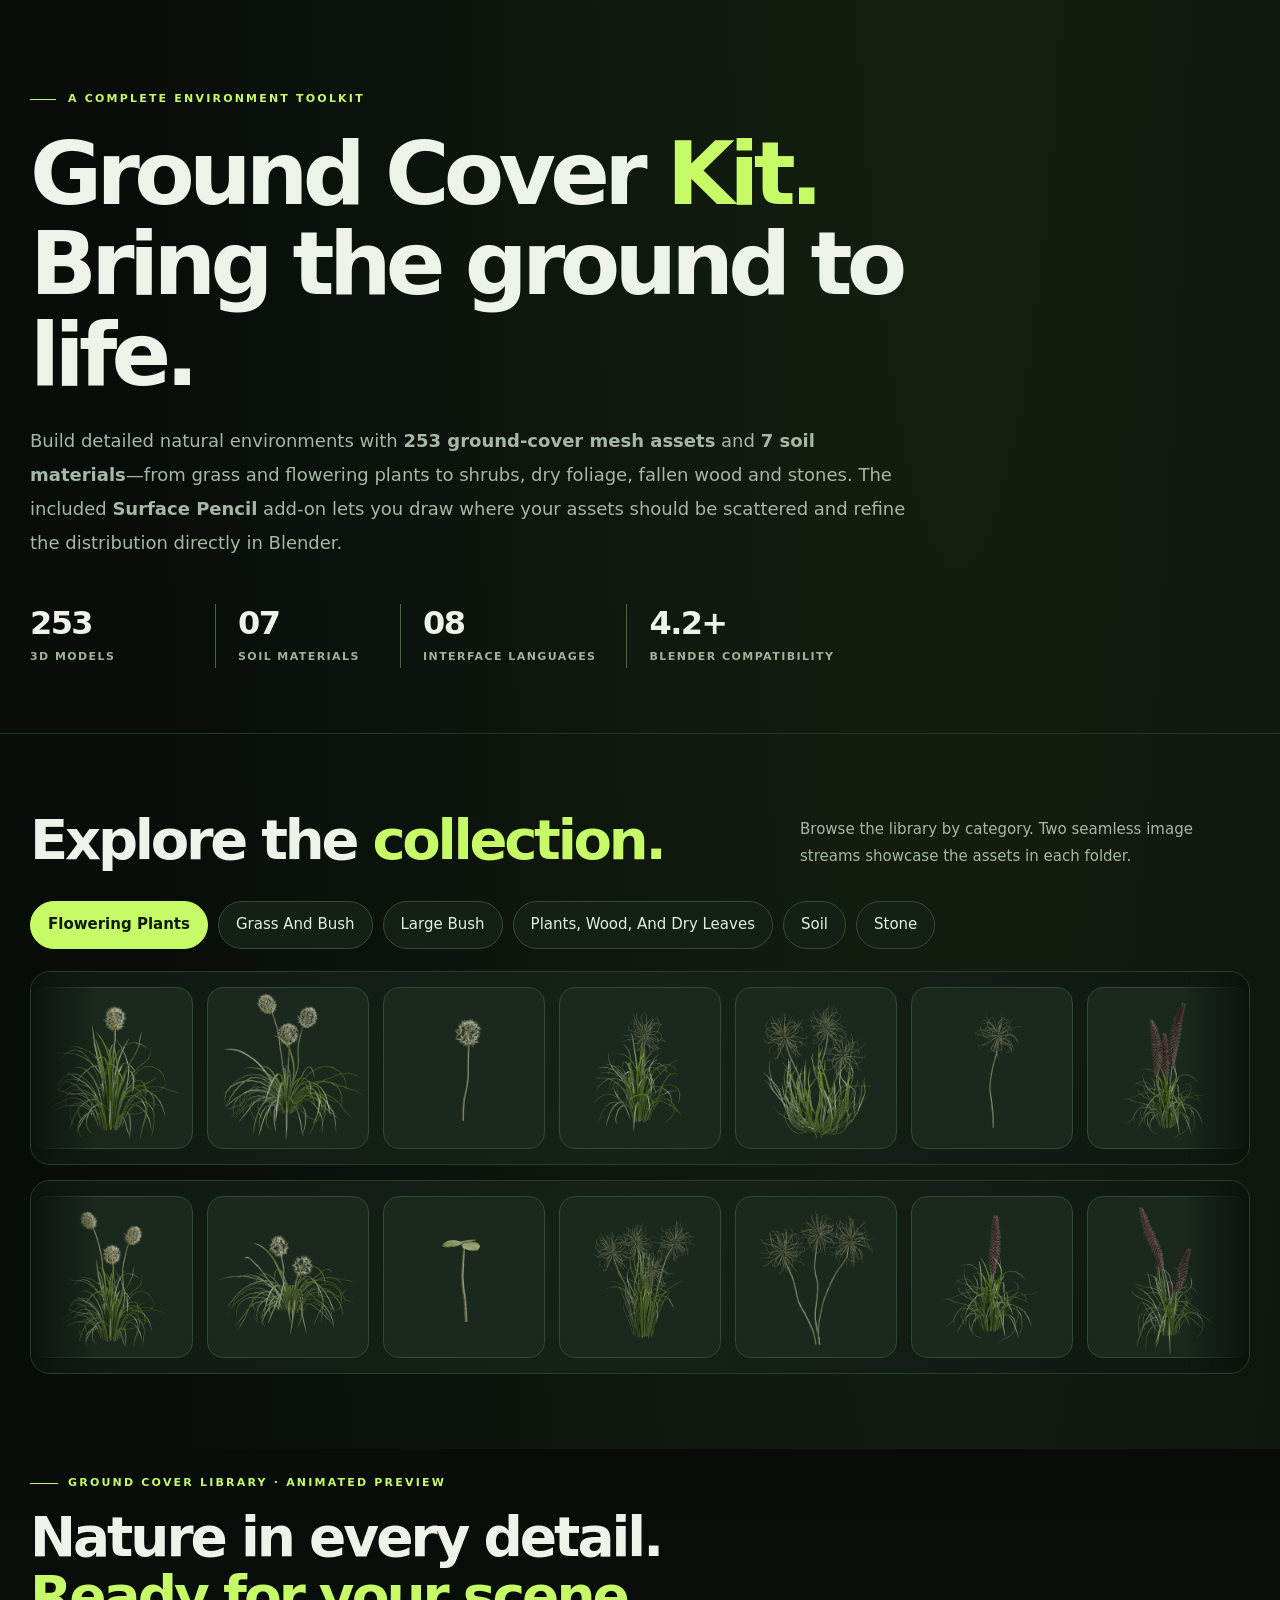
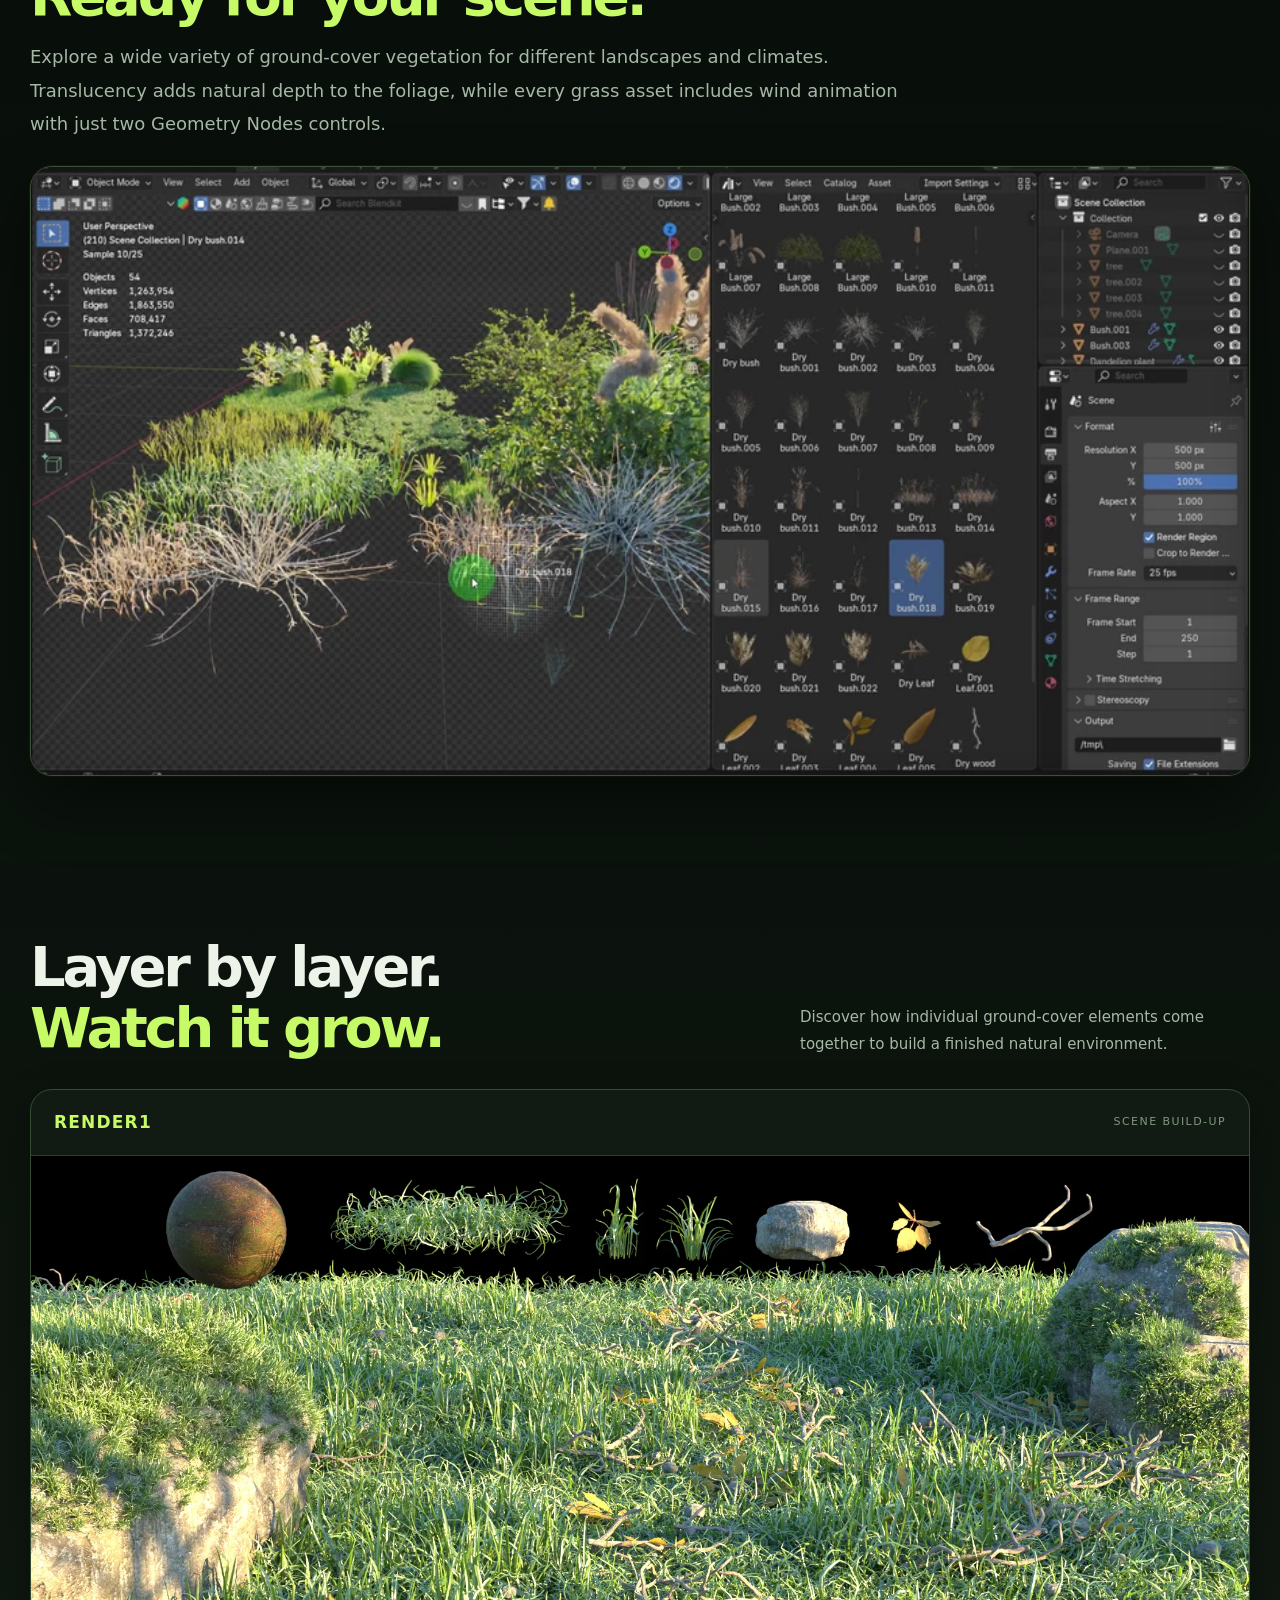
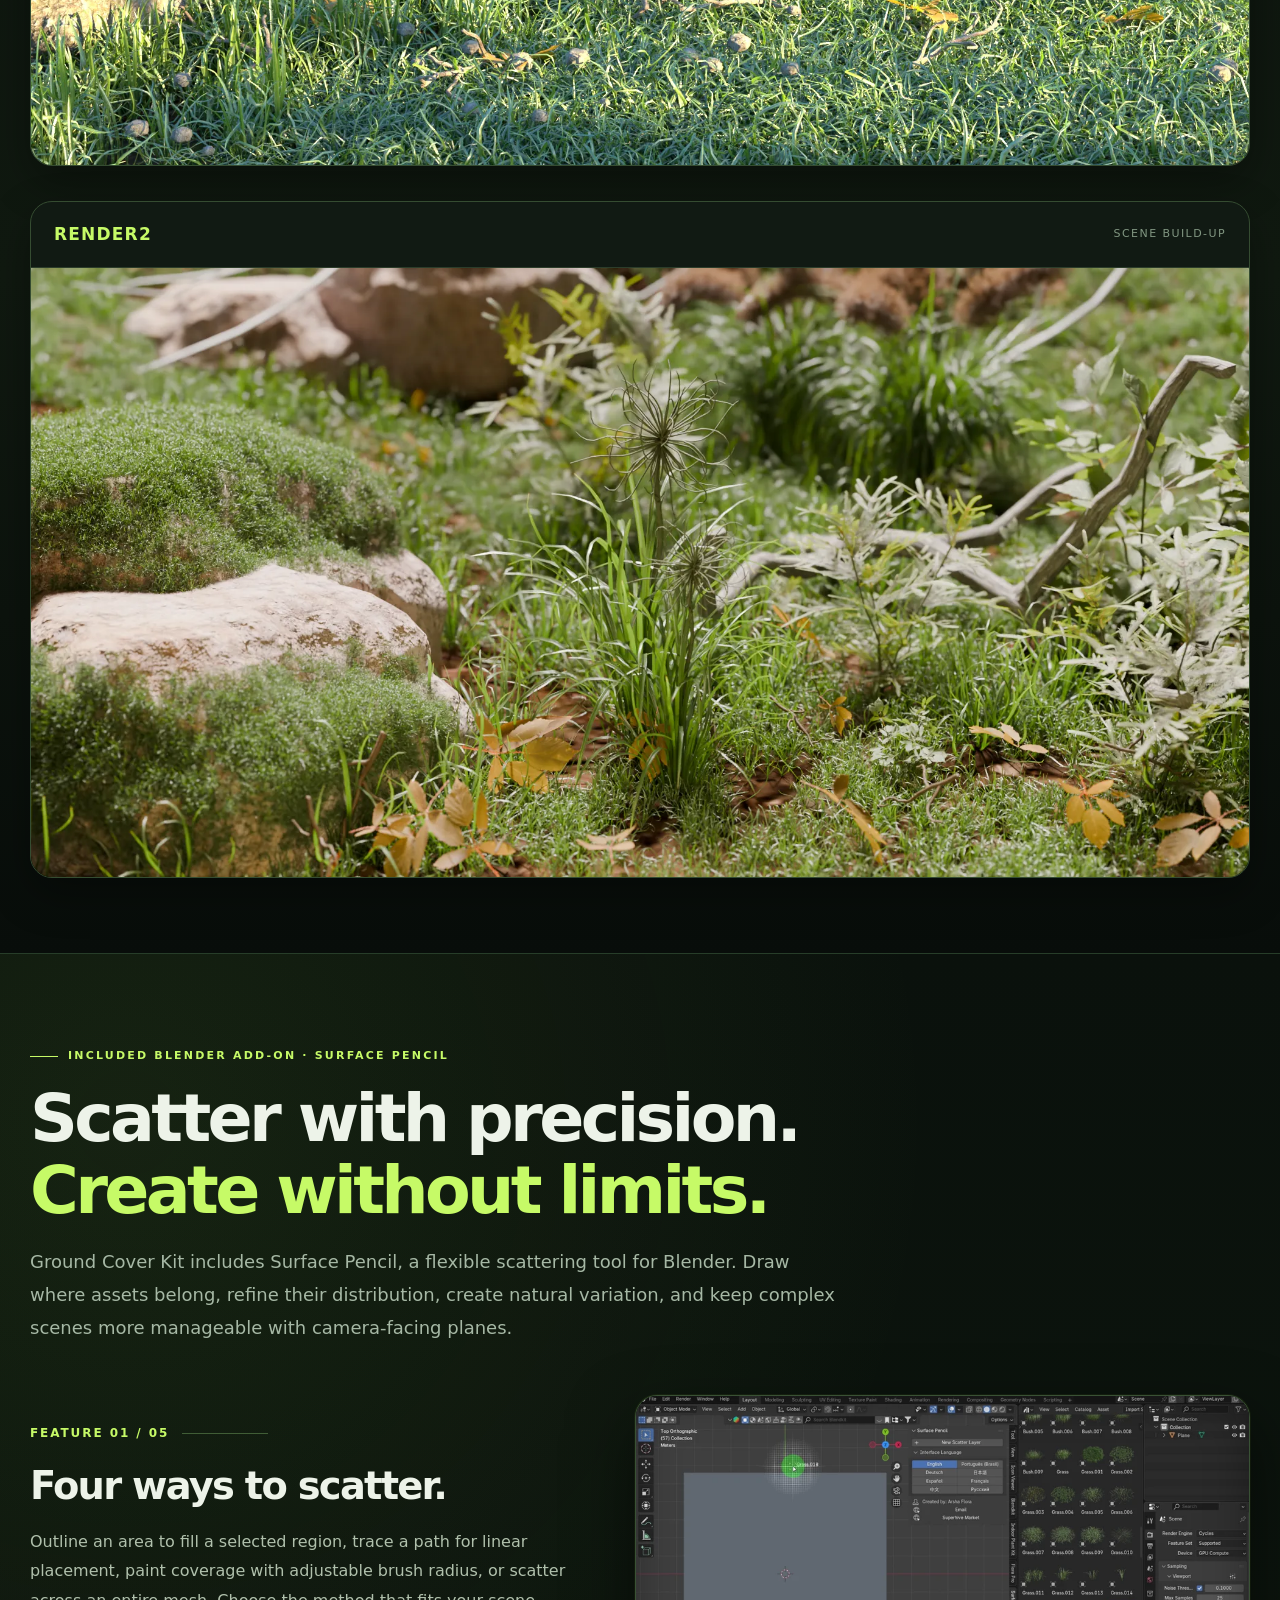
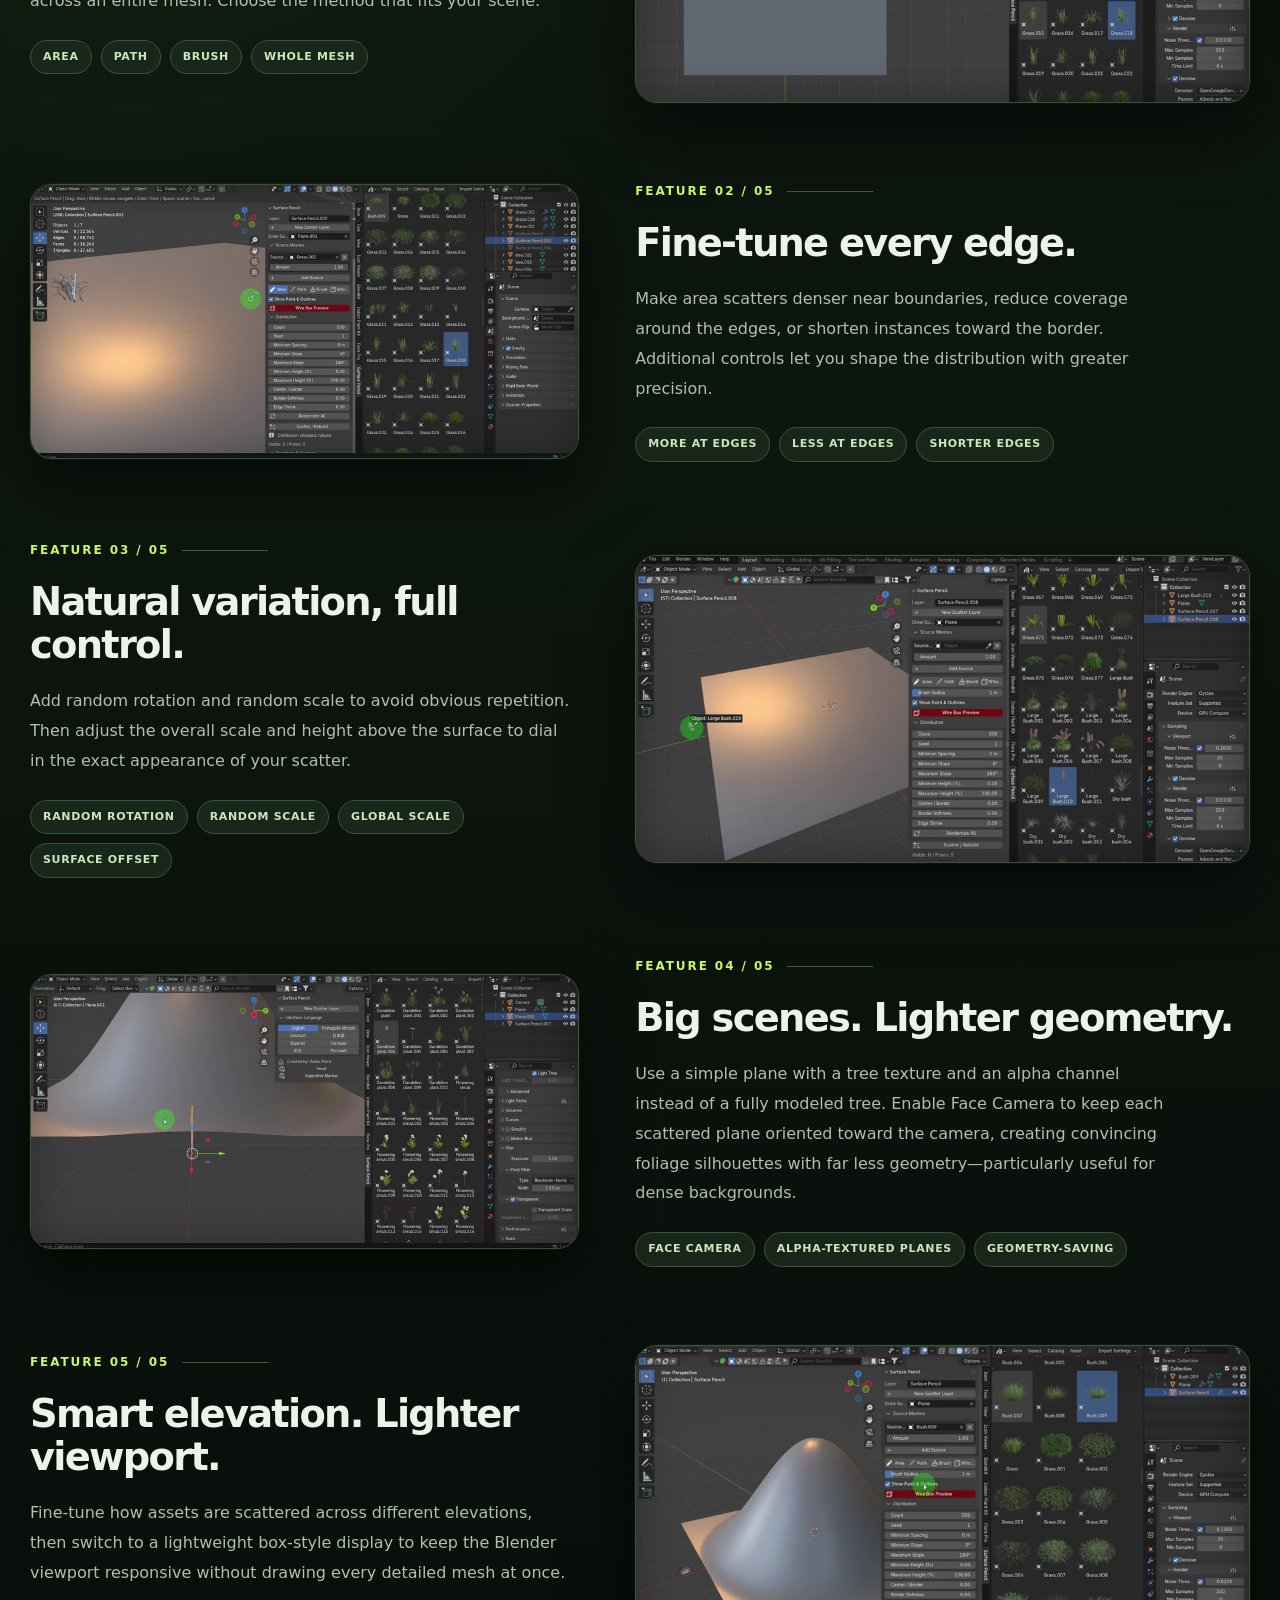
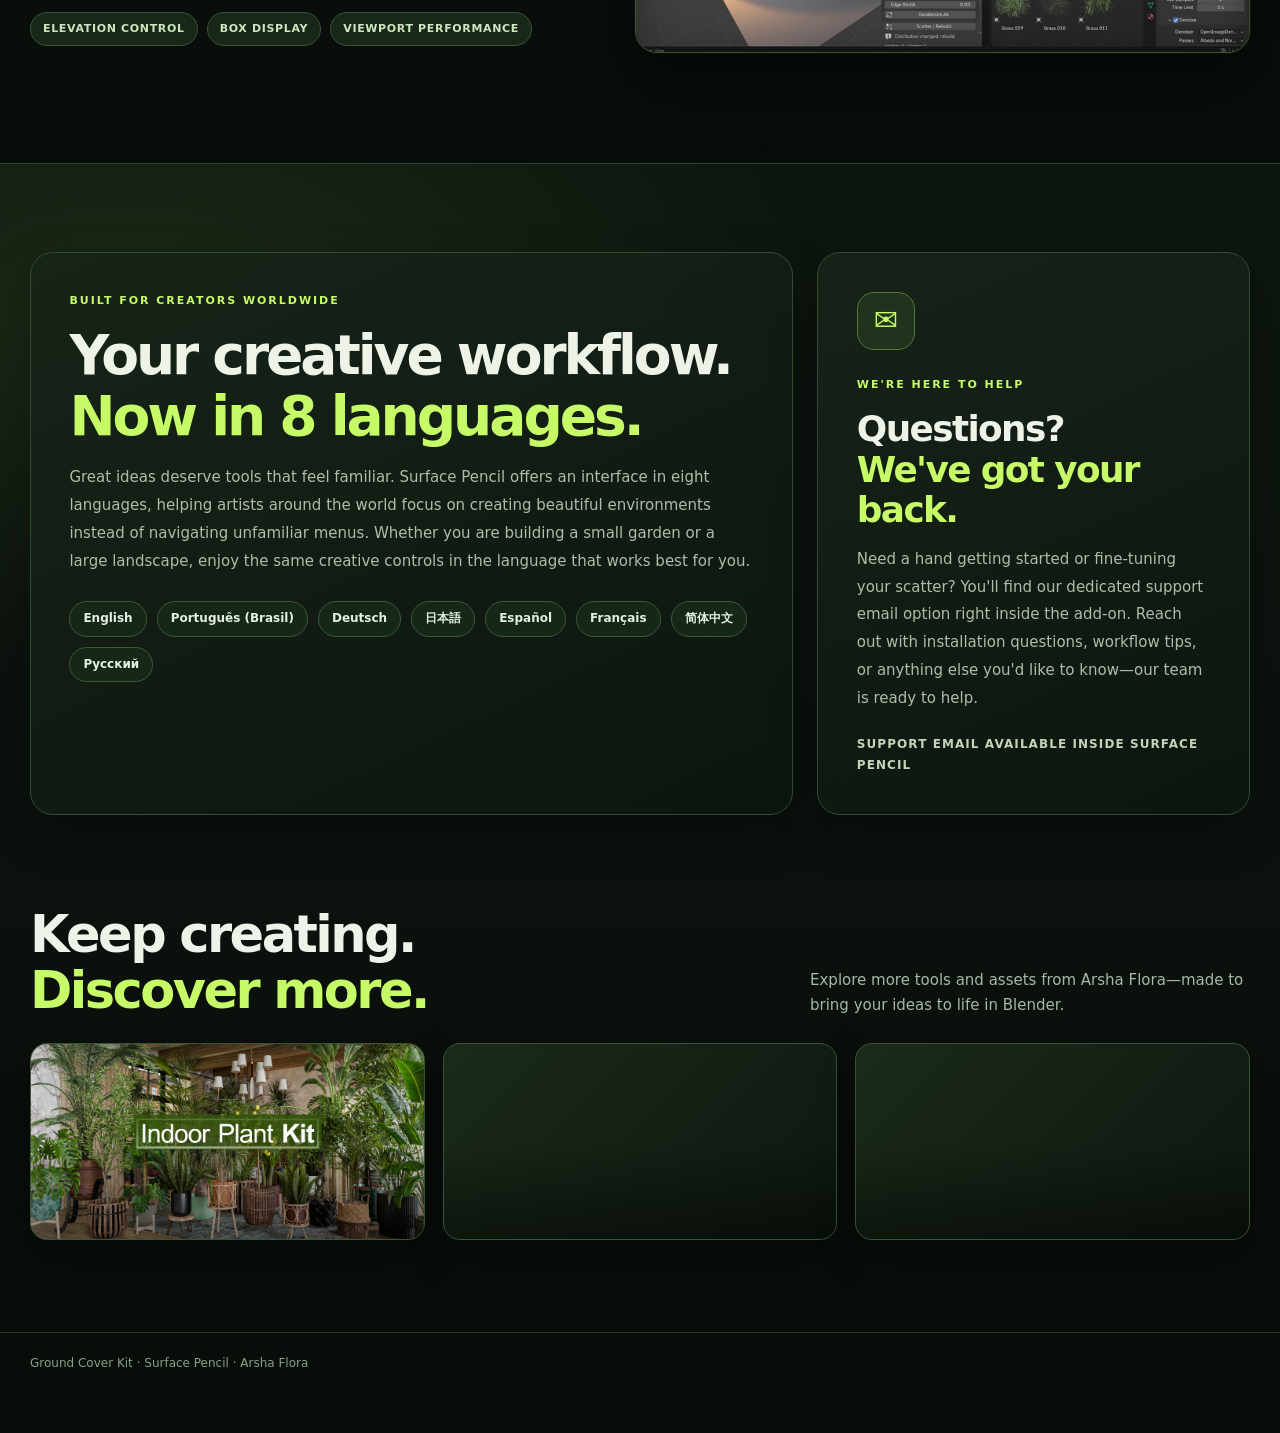
<file: index.html>
<!DOCTYPE html>
<html lang="en">
<head>
<meta charset="UTF-8">
<meta name="viewport" content="width=device-width,initial-scale=1">
<meta name="responsive-embedded-sizing" content="allow-origins=*">
<meta name="theme-color" content="#080d0a">
<meta name="description" content="Ground Cover Kit: 253 ground cover models, 7 soil materials and Surface Pencil for Blender.">
<title>Ground Cover Kit — Arsha Flora</title>
<style>
:root{--bg:#080d0a;--panel:#111a13;--line:#293e2a;--text:#edf3e9;--muted:#a6b8a5;--accent:#c6fa67}
*{box-sizing:border-box}html{scroll-behavior:smooth}body{margin:0;color:var(--text);background:radial-gradient(ellipse at 75% -5%,#273d1a66,transparent 60%),var(--bg);font:15px/1.7 system-ui,-apple-system,'Segoe UI',sans-serif;overflow-x:hidden}h1,h2,h3,p{margin:0}a{color:inherit}button{font:inherit;cursor:pointer}.wrap{width:min(1220px,calc(100% - 42px));margin:auto}.intro{padding:90px 0 65px;border-bottom:1px solid #243526}.eyebrow{display:flex;align-items:center;gap:12px;margin-bottom:20px;color:var(--accent);font-size:11px;letter-spacing:.2em;font-weight:800;text-transform:uppercase}.eyebrow:before{content:'';width:26px;height:1px;background:var(--accent)}h1{font-size:clamp(46px,7vw,88px);font-weight:850;line-height:1.03;letter-spacing:-.065em;max-width:1000px}h1 em,h2 em{color:var(--accent);font-style:normal}.lead{font-size:clamp(15px,1.8vw,18px);line-height:1.9;max-width:880px;margin-top:23px;color:var(--muted)}.stats{display:flex;flex-wrap:wrap;gap:30px;margin-top:44px}.stat{min-width:155px;padding-left:22px;border-left:1px solid #48673c}.stat:first-child{padding-left:0;border-left:none}.stat strong{display:block;font-size:32px;letter-spacing:-.05em;line-height:1.2}.stat span{font-size:11px;letter-spacing:.13em;color:#a1b19b;text-transform:uppercase;font-weight:700}.section{padding:75px 0}.heading{display:flex;align-items:end;justify-content:space-between;gap:25px;margin-bottom:31px}.heading h2{font-size:clamp(34px,4.6vw,56px);letter-spacing:-.058em;line-height:1.09}.heading p{max-width:450px;color:var(--muted);line-height:1.8}.tabs{display:flex;flex-wrap:wrap;gap:10px;margin:25px 0 22px}.tab{border:1px solid #344c34;background:#142016;color:#e3eee0;border-radius:99px;padding:10px 17px;transition:background .2s,border-color .2s}.tab:hover{border-color:var(--accent)}.tab.active{background:var(--accent);color:#111b0d;border-color:var(--accent);font-weight:800}.train-shell{display:grid;gap:15px}.train-row{border:1px solid var(--line);border-radius:20px;background:linear-gradient(110deg,#0f1811,#162218,#0f1710);overflow:hidden;position:relative;padding:15px 0}.train-row:before,.train-row:after{content:'';position:absolute;top:0;bottom:0;width:65px;z-index:2;pointer-events:none}.train-row:before{left:0;background:linear-gradient(90deg,#0c140e,transparent)}.train-row:after{right:0;background:linear-gradient(270deg,#0c140e,transparent)}.track{display:flex;align-items:center;gap:14px;width:max-content;will-change:transform;animation:marquee-left 28s linear infinite}.track.reverse{animation-name:marquee-right}.train-set{display:flex;gap:14px;flex:none}.train-card{flex:none;width:162px;height:162px;background:#1a281d;border:1px solid #314a32;border-radius:16px;overflow:hidden}.train-card img{width:100%;height:100%;object-fit:contain;display:block}/* Intentionally keep moving during hover */@keyframes marquee-left{from{transform:translateX(0)}to{transform:translateX(calc(-50% - 7px))}}@keyframes marquee-right{from{transform:translateX(calc(-50% - 7px))}to{transform:translateX(0)}}.section-soft{background:linear-gradient(180deg,#0b120d,#101910 60%,#080d0a)}.renders{display:grid;gap:35px}.render-card{overflow:hidden;border:1px solid #354c31;border-radius:22px;background:var(--panel);box-shadow:0 16px 44px #0005}.render-head{padding:18px 23px;display:flex;justify-content:space-between;align-items:center;gap:15px;border-bottom:1px solid #2c3d2a}.render-head h3{color:var(--accent);font-size:17px;font-weight:750;text-transform:uppercase;letter-spacing:.07em}.render-head span{color:#819681;font-size:11px;letter-spacing:.13em}.stage{aspect-ratio:2/1;position:relative;overflow:hidden;background:#0a0e0b}.stage img{position:absolute;inset:0;width:100%;height:100%;object-fit:contain;user-select:none;display:block}.stage .overlay{opacity:0;clip-path:inset(0 0 0 100%);z-index:2}.scan-line{position:absolute;top:0;bottom:0;left:100%;width:3px;z-index:3;opacity:0;background:linear-gradient(180deg,transparent,#fff5cb 25%,var(--accent) 50%,#fff5cb 75%,transparent);box-shadow:0 0 12px var(--accent),0 0 29px #c6fa6766;pointer-events:none}.scan-line:after{content:'';position:absolute;top:0;bottom:0;right:0;width:30px;background:linear-gradient(90deg,transparent,#c6fa6745);filter:blur(9px)}.error{padding:24px;background:#211b14;color:#e3bc81;border:1px solid #846336;border-radius:14px;font-size:13px;line-height:1.7}.small-status{margin:10px 0;color:#7d9581;font-size:12px}.loading{padding:40px 20px;color:#95b28e;text-align:center}.foot{margin:0 auto;border-top:1px solid #263a28;padding:20px 0 60px;font-size:12px;color:#87a185}.foot a{text-decoration:none;color:var(--accent)}@media(max-width:860px){.heading{display:block}.heading p{margin-top:16px}.train-card{width:135px;height:135px}.intro{padding:60px 0 45px}}@media(max-width:540px){.wrap{width:min(1220px,calc(100% - 24px))}.section{padding:50px 0}.train-card{width:112px;height:112px;border-radius:13px}.train-row{padding:10px 0;border-radius:15px}.tabs{gap:7px}.tab{padding:8px 12px;font-size:12px}.render-head{padding:12px 15px}.render-head h3{font-size:13px}.render-head span{font-size:9px}.stat{min-width:0}.stats{gap:17px}.stat strong{font-size:25px}}


/* ==============================================
   SURFACE PENCIL | Animated WebP feature showcase
   Direct local relative URLs; no GitHub API calls.
   ============================================== */
.addon-showcase{
  position:relative;
  padding-top:86px;
  padding-bottom:110px;
  border-top:1px solid #273d29;
  background:
    radial-gradient(circle at 10% 7%,rgba(140,202,73,.09),transparent 32%),
    linear-gradient(180deg,#0a110c 0%,#0d160e 45%,#080d0a 100%);
}
.addon-showcase .addon-intro{margin-bottom:50px}
.addon-showcase .addon-eyebrow{
  display:inline-flex;align-items:center;gap:10px;
  color:var(--accent);font-size:11px;letter-spacing:.2em;
  font-weight:800;text-transform:uppercase;margin-bottom:17px;
}
.addon-showcase .addon-eyebrow:before{
  content:'';display:block;width:28px;height:1px;background:var(--accent);
}
.addon-showcase .addon-title{
  font-size:clamp(38px,5.2vw,67px);
  line-height:1.08;letter-spacing:-.055em;margin:0 0 18px;
}
.addon-showcase .addon-title em{font-style:normal;color:var(--accent)}
.addon-showcase .addon-summary{
  color:var(--muted);max-width:810px;
  font-size:clamp(15px,1.7vw,18px);line-height:1.85;
}
.feature-list{display:grid;gap:78px}
.feature-row{
  display:grid;grid-template-columns:minmax(0,1fr) minmax(0,1.12fr);
  align-items:center;column-gap:clamp(30px,4.4vw,74px);
}
.feature-row .feature-copy{grid-column:1;grid-row:1}
.feature-row .feature-media{grid-column:2;grid-row:1}
.feature-row.media-left .feature-copy{grid-column:2}
.feature-row.media-left .feature-media{grid-column:1}
.feature-kicker{
  display:flex;align-items:center;gap:13px;margin-bottom:20px;
  color:var(--accent);font-size:12px;font-weight:800;letter-spacing:.16em;
  text-transform:uppercase;
}
.feature-kicker::after{content:'';height:1px;flex:1;max-width:86px;background:#405d36}
.feature-copy h3{
  font-size:clamp(29px,3vw,43px);letter-spacing:-.045em;
  line-height:1.12;font-weight:790;margin:0 0 20px;
}
.feature-copy p{font-size:16px;line-height:1.86;color:#b0c0ac;max-width:540px;margin:0}
.feature-tags{display:flex;flex-wrap:wrap;gap:9px;margin-top:24px}
.feature-tags span{
  display:inline-flex;align-items:center;padding:7px 12px;
  background:#18271a;border:1px solid #385438;border-radius:100px;
  color:#cde7bc;font-size:11px;letter-spacing:.06em;
  font-weight:750;text-transform:uppercase;
}
.feature-media{
  position:relative;border-radius:22px;border:1px solid #395135;
  overflow:hidden;background:#101812;box-shadow:0 26px 65px #0008,0 0 0 1px #a6df3210;
  isolation:isolate;
}
.feature-media::before{
  content:'';position:absolute;inset:0;border-radius:inherit;
  box-shadow:inset 0 0 45px #0005;z-index:1;pointer-events:none;
}
.feature-media img{
  display:block;width:100%;height:auto;aspect-ratio:2/1;
  object-fit:contain;object-position:center;
  background:radial-gradient(circle at 50% 50%,#1c2a1d,#0c130e 80%);
}
.feature-error{
  display:none;position:absolute;inset:0;z-index:3;
  align-items:center;justify-content:center;text-align:center;
  padding:24px;color:#edc396;background:#211a13;
  font-size:14px;line-height:1.8;
}
.feature-media.is-missing .feature-error{display:flex}
@media(max-width:860px){
  .addon-showcase{padding-top:65px;padding-bottom:80px}
  .feature-list{gap:54px}
  .feature-row{column-gap:24px;grid-template-columns:minmax(0,1fr) minmax(0,1fr)}
  .feature-copy h3{font-size:clamp(25px,3.8vw,34px)}
  .feature-copy p{font-size:14px;line-height:1.75}
}
@media(max-width:690px){
  .addon-showcase{padding-top:52px;padding-bottom:65px}
  .addon-showcase .addon-intro{margin-bottom:36px}
  .feature-list{gap:48px}
  .feature-row,.feature-row.media-left{display:flex;flex-direction:column;align-items:stretch;gap:22px}
  .feature-row .feature-media,.feature-row.media-left .feature-media{order:0}
  .feature-row .feature-copy,.feature-row.media-left .feature-copy{order:1}
  .feature-copy h3{font-size:31px;margin-bottom:12px}
  .feature-kicker{margin-bottom:10px}
  .feature-tags{margin-top:15px}
  .feature-media{border-radius:16px}
}


/* ==============================================
   COLLECTION HIGHLIGHT | video5.webp
   The file is loaded directly from assets/video.
   ============================================== */
.vegetation-showcase{
  position:relative;
  padding:18px 0 85px;
  background:linear-gradient(180deg,#080d0a 0%,#0b130d 100%);
}
.vegetation-showcase .vegetation-intro{max-width:960px;margin-bottom:26px}
.vegetation-showcase .vegetation-eyebrow{
  display:inline-flex;align-items:center;gap:10px;
  color:var(--accent);font-size:11px;letter-spacing:.2em;
  font-weight:800;text-transform:uppercase;margin-bottom:15px;
}
.vegetation-showcase .vegetation-eyebrow::before{
  content:'';display:block;width:28px;height:1px;background:var(--accent);
}
.vegetation-showcase h2{
  font-size:clamp(32px,4.6vw,55px);font-weight:800;
  line-height:1.08;letter-spacing:-.055em;margin:0 0 14px;
}
.vegetation-showcase h2 em{color:var(--accent);font-style:normal}
.vegetation-showcase .vegetation-copy{
  max-width:900px;color:var(--muted);font-size:clamp(15px,1.65vw,18px);
  line-height:1.85;
}
.collection-preview{
  position:relative;overflow:hidden;isolation:isolate;
  width:100%;aspect-ratio:2/1;
  border-radius:22px;border:1px solid #395135;
  background:radial-gradient(circle at center,#18271a,#0c130e);
  box-shadow:0 25px 62px #0007,0 0 0 1px #a6df3210;
}
.collection-preview img{
  display:block;width:100%;height:100%;object-fit:contain;
  object-position:center;aspect-ratio:2/1;
}
.collection-preview::after{
  content:'';position:absolute;inset:0;
  box-shadow:inset 0 0 36px #0003;pointer-events:none;
}
.collection-preview.is-missing .feature-error{display:flex}
@media(max-width:690px){
  .vegetation-showcase{padding:2px 0 57px}
  .vegetation-showcase .vegetation-intro{margin-bottom:20px}
  .collection-preview{border-radius:16px}
}


/* ====================================================
   FINAL SECTION: LANGUAGES & BUILT-IN EMAIL SUPPORT
   ==================================================== */
.global-section{
  position:relative;
  padding:88px 0 68px;
  border-top:1px solid #2d432d;
  background:
    radial-gradient(ellipse at 10% 20%,rgba(157,219,83,.10),transparent 43%),
    linear-gradient(180deg,#0d160f,#0b110d);
}
.global-grid{display:grid;grid-template-columns:minmax(0,1.5fr) minmax(250px,.85fr);gap:24px;align-items:stretch}
.global-copy,.help-copy{
  border:1px solid #334b33;border-radius:23px;
  background:linear-gradient(155deg,rgba(23,36,24,.94),rgba(13,21,15,.94));
  padding:clamp(22px,3vw,42px);min-width:0;
  box-shadow:0 18px 45px #0004;
}
.global-eyebrow{font-size:11px;letter-spacing:.18em;text-transform:uppercase;color:var(--accent);font-weight:800;margin:0 0 15px}
.global-copy h2{font-size:clamp(32px,4.3vw,56px);line-height:1.1;letter-spacing:-.055em;margin:0 0 18px}
.global-copy h2 em{color:var(--accent);font-style:normal}
.global-copy p,.help-copy p{max-width:720px;color:#acbea9;line-height:1.85;font-size:15px}
.language-list{display:flex;flex-wrap:wrap;gap:10px;margin-top:26px}
.language-chip{
  display:inline-flex;align-items:center;padding:8px 13px;line-height:1.45;
  background:#162719;border:1px solid #3b5838;color:#e4f0df;
  border-radius:999px;font-size:12px;font-weight:650;white-space:nowrap;
}
.help-copy{display:flex;flex-direction:column;justify-content:center}
.help-icon{
  width:58px;height:58px;border:1px solid #53753c;border-radius:17px;
  display:grid;place-items:center;background:#20331c;color:var(--accent);
  font-size:29px;line-height:1;margin-bottom:26px;
}
.help-copy h3{font-size:clamp(26px,2.8vw,36px);line-height:1.13;letter-spacing:-.045em;margin:0 0 15px}
.help-copy strong{color:var(--accent)}
.help-note{
  color:#c1d5b8;font-size:12px;letter-spacing:.09em;text-transform:uppercase;
  margin-top:22px;font-weight:800;
}

/* ====================================================
   RELATED PRODUCTS: THREE WIDE 2:1 THUMBNAILS
   No API requests: assets/1.*, assets/2.*, assets/3.*
   ==================================================== */
.other-products{padding:24px 0 92px;background:linear-gradient(180deg,#0b110d,#080d0a)}
.other-heading{display:flex;gap:22px;align-items:end;justify-content:space-between;margin-bottom:24px}
.other-heading h2{font-size:clamp(31px,4.6vw,51px);line-height:1.1;letter-spacing:-.05em}
.other-heading h2 em{font-style:normal;color:var(--accent)}
.other-heading p{color:var(--muted);max-width:440px;line-height:1.7}
.other-grid{display:grid;grid-template-columns:repeat(3,minmax(0,1fr));gap:18px}
.other-card{
  display:block;aspect-ratio:2/1;position:relative;overflow:hidden;
  border:1px solid #385336;border-radius:17px;
  background:linear-gradient(135deg,#1b2a1a,#0d170f);
  box-shadow:0 15px 36px #0006;
  isolation:isolate;
  transition:transform .25s ease,border-color .25s ease,box-shadow .25s ease;
}
.other-card img{display:block;width:100%;height:100%;object-fit:cover}
.other-card::after{
  content:'';position:absolute;inset:0;pointer-events:none;
  background:linear-gradient(180deg,transparent 50%,#0006 100%);
}
.other-card .other-arrow{
  position:absolute;right:12px;bottom:12px;z-index:2;
  width:32px;height:32px;display:grid;place-items:center;
  color:#0b1308;background:var(--accent);border-radius:50%;font-weight:900;font-size:18px;
  opacity:0;transform:translateY(5px);transition:opacity .2s,transform .2s;
}
.other-card:not(.link-unset):hover,
.other-card:not(.link-unset):focus-visible{
  transform:translateY(-5px);border-color:var(--accent);
  box-shadow:0 18px 45px #0009,0 0 25px #b9f86b16;outline:none;
}
.other-card:not(.link-unset):hover .other-arrow,
.other-card:not(.link-unset):focus-visible .other-arrow{opacity:1;transform:translateY(0)}
.other-card.link-unset{cursor:default}
.other-card.image-missing::before{
  content:'Product image not found';position:absolute;inset:0;display:grid;place-items:center;
  font-size:12px;color:#98b292;text-align:center;padding:8px;
}
@media(max-width:820px){
  .global-grid{grid-template-columns:1fr}
  .other-heading{display:block}
  .other-heading p{margin-top:13px}
}
@media(max-width:640px){
  .global-section{padding:54px 0 42px}
  .global-copy,.help-copy{padding:22px;border-radius:17px}
  .language-list{gap:8px;margin-top:20px}
  .language-chip{padding:7px 10px;font-size:11px}
  .other-products{padding:18px 0 55px}
  .other-grid{gap:8px}
  .other-card{border-radius:9px}
  .other-card .other-arrow{width:22px;height:22px;font-size:12px;right:5px;bottom:5px}
}

</style>
</head>
<body>
<main>
<section class="intro"><div class="wrap">
<div class="eyebrow">A COMPLETE ENVIRONMENT TOOLKIT</div>
<h1>Ground Cover <em>Kit.</em><br>Bring the ground to life.</h1>
<p class="lead">Build detailed natural environments with <strong>253 ground-cover mesh assets</strong> and <strong>7 soil materials</strong>—from grass and flowering plants to shrubs, dry foliage, fallen wood and stones. The included <strong>Surface Pencil</strong> add-on lets you draw where your assets should be scattered and refine the distribution directly in Blender.</p>
<div class="stats"><div class="stat"><strong>253</strong><span>3D models</span></div><div class="stat"><strong>07</strong><span>Soil materials</span></div><div class="stat"><strong>08</strong><span>Interface languages</span></div><div class="stat"><strong>4.2+</strong><span>Blender compatibility</span></div></div>
</div></section>
<section class="section"><div class="wrap">
<div class="heading"><h2>Explore the <em>collection.</em></h2><p>Browse the library by category. Two seamless image streams showcase the assets in each folder.</p></div>
<div id="tabs" class="tabs"></div>
<div class="train-shell"><div class="train-row"><div class="track" id="train-1"></div></div><div class="train-row"><div class="track reverse" id="train-2"></div></div></div>
</div></section>

<section class="vegetation-showcase" id="vegetation-library-preview" aria-labelledby="vegetation-title">
  <div class="wrap">
    <div class="vegetation-intro">
      <div class="vegetation-eyebrow">GROUND COVER LIBRARY · ANIMATED PREVIEW</div>
      <h2 id="vegetation-title">Nature in every detail.<br><em>Ready for your scene.</em></h2>
      <p class="vegetation-copy">Explore a wide variety of ground-cover vegetation for different landscapes and climates. Translucency adds natural depth to the foliage, while every grass asset includes wind animation with just two Geometry Nodes controls.</p>
    </div>
    <div class="collection-preview">
      <img src="assets/video/video5.webp"
           alt="Ground Cover Kit grass and vegetation asset collection with animated wind preview."
           loading="lazy" decoding="async"
           onerror="this.parentElement.classList.add('is-missing')">
      <div class="feature-error" role="status">Preview unavailable.<br>Check assets/video/video5.webp</div>
    </div>
  </div>
</section>
<section class="section section-soft" id="render-section"><div class="wrap">
<div class="heading"><h2>Layer by layer.<br><em>Watch it grow.</em></h2><p>Discover how individual ground-cover elements come together to build a finished natural environment.</p></div>
<div class="renders" id="render-list"><div class="loading">Loading render collections…</div></div>
</div></section>

<section class="addon-showcase" id="surface-pencil-features">
  <div class="wrap">
    <div class="addon-intro">
      <div class="addon-eyebrow">INCLUDED BLENDER ADD-ON · SURFACE PENCIL</div>
      <h2 class="addon-title">Scatter with precision.<br><em>Create without limits.</em></h2>
      <p class="addon-summary">Ground Cover Kit includes Surface Pencil, a flexible scattering tool for Blender. Draw where assets belong, refine their distribution, create natural variation, and keep complex scenes more manageable with camera-facing planes.</p>
    </div>
    <div class="feature-list">
      <article class="feature-row" aria-labelledby="feature-title-1">
        <div class="feature-copy">
          <div class="feature-kicker">FEATURE 01 / 05</div>
          <h3 id="feature-title-1">Four ways to scatter.</h3>
          <p>Outline an area to fill a selected region, trace a path for linear placement, paint coverage with adjustable brush radius, or scatter across an entire mesh. Choose the method that fits your scene.</p>
          <div class="feature-tags"><span>Area</span><span>Path</span><span>Brush</span><span>Whole Mesh</span></div>
        </div>
        <div class="feature-media">
          <img src="assets/video/video1.webp"
               alt="Surface Pencil demonstration: Four ways to scatter."
               loading="lazy" decoding="async"
               onerror="this.parentElement.classList.add('is-missing')">
          <div class="feature-error" role="status">Preview unavailable.<br>Check assets/video/video1.webp</div>
        </div>
      </article>

      <article class="feature-row media-left" aria-labelledby="feature-title-2">
        <div class="feature-copy">
          <div class="feature-kicker">FEATURE 02 / 05</div>
          <h3 id="feature-title-2">Fine-tune every edge.</h3>
          <p>Make area scatters denser near boundaries, reduce coverage around the edges, or shorten instances toward the border. Additional controls let you shape the distribution with greater precision.</p>
          <div class="feature-tags"><span>More at edges</span><span>Less at edges</span><span>Shorter edges</span></div>
        </div>
        <div class="feature-media">
          <img src="assets/video/video2.webp"
               alt="Surface Pencil demonstration: Fine-tune every edge."
               loading="lazy" decoding="async"
               onerror="this.parentElement.classList.add('is-missing')">
          <div class="feature-error" role="status">Preview unavailable.<br>Check assets/video/video2.webp</div>
        </div>
      </article>

      <article class="feature-row" aria-labelledby="feature-title-3">
        <div class="feature-copy">
          <div class="feature-kicker">FEATURE 03 / 05</div>
          <h3 id="feature-title-3">Natural variation, full control.</h3>
          <p>Add random rotation and random scale to avoid obvious repetition. Then adjust the overall scale and height above the surface to dial in the exact appearance of your scatter.</p>
          <div class="feature-tags"><span>Random rotation</span><span>Random scale</span><span>Global scale</span><span>Surface offset</span></div>
        </div>
        <div class="feature-media">
          <img src="assets/video/video3.webp"
               alt="Surface Pencil demonstration: Natural variation, full control."
               loading="lazy" decoding="async"
               onerror="this.parentElement.classList.add('is-missing')">
          <div class="feature-error" role="status">Preview unavailable.<br>Check assets/video/video3.webp</div>
        </div>
      </article>

      <article class="feature-row media-left" aria-labelledby="feature-title-4">
        <div class="feature-copy">
          <div class="feature-kicker">FEATURE 04 / 05</div>
          <h3 id="feature-title-4">Big scenes. Lighter geometry.</h3>
          <p>Use a simple plane with a tree texture and an alpha channel instead of a fully modeled tree. Enable Face Camera to keep each scattered plane oriented toward the camera, creating convincing foliage silhouettes with far less geometry—particularly useful for dense backgrounds.</p>
          <div class="feature-tags"><span>Face Camera</span><span>Alpha-textured planes</span><span>Geometry-saving</span></div>
        </div>
        <div class="feature-media">
          <img src="assets/video/video4.webp"
               alt="Surface Pencil demonstration: Big scenes. Lighter geometry."
               loading="lazy" decoding="async"
               onerror="this.parentElement.classList.add('is-missing')">
          <div class="feature-error" role="status">Preview unavailable.<br>Check assets/video/video4.webp</div>
        </div>
      </article>

      <article class="feature-row" aria-labelledby="feature-title-5">
        <div class="feature-copy">
          <div class="feature-kicker">FEATURE 05 / 05</div>
          <h3 id="feature-title-5">Smart elevation. Lighter viewport.</h3>
          <p>Fine-tune how assets are scattered across different elevations, then switch to a lightweight box-style display to keep the Blender viewport responsive without drawing every detailed mesh at once.</p>
          <div class="feature-tags"><span>Elevation control</span><span>Box display</span><span>Viewport performance</span></div>
        </div>
        <div class="feature-media">
          <img src="assets/video/video6.webp"
               alt="Surface Pencil demonstration: Elevation-based scatter controls and box-style viewport display."
               loading="lazy" decoding="async"
               onerror="this.parentElement.classList.add('is-missing')">
          <div class="feature-error" role="status">Preview unavailable.<br>Check assets/video/video6.webp</div>
        </div>
      </article>
    </div>
  </div>
</section>


<!-- LANGUAGE OPTIONS & HELP: END OF PRODUCT SHOWCASE -->
<section class="global-section" id="languages-and-support" aria-label="Languages and support">
  <div class="wrap global-grid">
    <div class="global-copy">
      <div class="global-eyebrow">BUILT FOR CREATORS WORLDWIDE</div>
      <h2>Your creative workflow.<br><em>Now in 8 languages.</em></h2>
      <p>Great ideas deserve tools that feel familiar. Surface Pencil offers an interface in eight languages, helping artists around the world focus on creating beautiful environments instead of navigating unfamiliar menus. Whether you are building a small garden or a large landscape, enjoy the same creative controls in the language that works best for you.</p>
      <div class="language-list" aria-label="Available interface languages">
        <span class="language-chip">English</span>
        <span class="language-chip">Português (Brasil)</span>
        <span class="language-chip">Deutsch</span>
        <span class="language-chip">日本語</span>
        <span class="language-chip">Español</span>
        <span class="language-chip">Français</span>
        <span class="language-chip">简体中文</span>
        <span class="language-chip">Русский</span>
      </div>
    </div>
    <aside class="help-copy" aria-label="Product support">
      <div class="help-icon" aria-hidden="true">✉</div>
      <div class="global-eyebrow">WE'RE HERE TO HELP</div>
      <h3>Questions?<br><strong>We've got your back.</strong></h3>
      <p>Need a hand getting started or fine-tuning your scatter? You'll find our dedicated support email option right inside the add-on. Reach out with installation questions, workflow tips, or anything else you'd like to know—our team is ready to help.</p>
      <div class="help-note">Support email available inside Surface Pencil</div>
    </aside>
  </div>
</section>

<!-- RELATED PRODUCTS: Images at assets/1.*, assets/2.*, assets/3.* -->
<section class="other-products" id="more-arsha-products" aria-label="More products from Arsha Flora">
  <div class="wrap">
    <div class="other-heading">
      <h2>Keep creating.<br><em>Discover more.</em></h2>
      <p>Explore more tools and assets from Arsha Flora—made to bring your ideas to life in Blender.</p>
    </div>
    <div class="other-grid">
      <a class="other-card" data-product-id="1" aria-label="Explore Arsha Flora product 1">
        <img data-product-image="1" alt="Arsha Flora product 1" loading="lazy" decoding="async">
        <span class="other-arrow" aria-hidden="true">↗</span>
      </a>
      <a class="other-card" data-product-id="2" aria-label="Explore Arsha Flora product 2">
        <img data-product-image="2" alt="Arsha Flora product 2" loading="lazy" decoding="async">
        <span class="other-arrow" aria-hidden="true">↗</span>
      </a>
      <a class="other-card" data-product-id="3" aria-label="Explore Arsha Flora product 3">
        <img data-product-image="3" alt="Arsha Flora product 3" loading="lazy" decoding="async">
        <span class="other-arrow" aria-hidden="true">↗</span>
      </a>
    </div>
  </div>
</section>

</main><footer class="foot"><div class="wrap">Ground Cover Kit · Surface Pencil · Arsha Flora</div></footer>
<script>
'use strict';
const SETTINGS={owner:'Arsha-flora',repo:'op-sys-on-circuit',branch:'main',categoryRoot:'assets/categories',renderFolders:['assets/render1','assets/render2'],stepHold:1000,finalHold:3000,swipeDuration:700,trainSpeedSeconds:150};
// Asset list is generated locally into assets/gallery-manifest.json.
// No GitHub API requests: gallery remains functional even when GitHub API returns 403.
const directoryCache=new Map();
const MANIFEST_URL='assets/gallery-manifest.json';
let manifestPromise;
function pathEncoded(path){return path.split('/').map(encodeURIComponent).join('/');}
async function directory(path){
  if(directoryCache.has(path))return directoryCache.get(path);
  if(!manifestPromise){
    manifestPromise=fetch(MANIFEST_URL,{cache:'no-cache'}).then(async res=>{
      if(!res.ok)throw Error(`Missing ${MANIFEST_URL} (HTTP ${res.status}). Run build_gallery_manifest.py in your repository folder and push the generated JSON file.`);
      const value=await res.json();
      if(!value||typeof value!=='object'||!value.folders)throw Error('Invalid assets/gallery-manifest.json; rebuild it with build_gallery_manifest.py.');
      return value;
    });
  }
  const manifest=await manifestPromise;
  const data=manifest.folders[path];
  if(!Array.isArray(data))throw Error(`Folder ${path} is missing from gallery manifest. Run build_gallery_manifest.py and push the updated JSON.`);
  directoryCache.set(path,data);
  return data;
}
const natural=(a,b)=>a.localeCompare(b,undefined,{numeric:true,sensitivity:'base'});
function label(folder){return folder.replace(/[_-]+/g,' ').replace(/\b\w/g,c=>c.toUpperCase());}
function isImg(name){return /\.(webp|png|jpg|jpeg|avif)$/i.test(name);}
async function imagesOf(path){const entries=await directory(path);return entries.filter(x=>x.type==='file'&&isImg(x.name)).sort((a,b)=>natural(a.name,b.name)).map(f=>({name:f.name,url:f.download_url||`https://raw.githubusercontent.com/${SETTINGS.owner}/${SETTINGS.repo}/${SETTINGS.branch}/${pathEncoded(path+'/'+f.name)}`}));}
function el(tag,className,text){const n=document.createElement(tag);if(className)n.className=className;if(text!==undefined)n.textContent=text;return n;}
function showError(parent,error){parent.replaceChildren(el('div','error',String(error?.message||error)));console.error(error);}
function trainCard(file){const item=el('div','train-card');const img=document.createElement('img');img.src=file.url;img.alt='';img.loading='lazy';img.decoding='async';item.append(img);return item;}
// Keep every category at the SAME visual speed (pixels/second).
// The speed of Flowering Plants with the original trainSpeedSeconds is our baseline.
let referenceExpandedCounts=[64,64];
function expandedCardCount(count){
  if(!count)return 0;
  return count*Math.max(2,Math.ceil(1500/(count*180)));
}
function applyTrainSpeed(target){
  const set=target.querySelector('.train-set');
  const card=target.querySelector('.train-card');
  if(!set||!card)return;
  const gap=parseFloat(getComputedStyle(target).columnGap)||14;
  const step=card.getBoundingClientRect().width+gap;
  const referenceCards=(referenceExpandedCounts[0]+referenceExpandedCounts[1])/2;
  const floweringPixelsPerSecond=referenceCards*step/SETTINGS.trainSpeedSeconds;
  // One seamless marquee cycle travels exactly the width of one set plus its gap.
  const travelDistance=set.getBoundingClientRect().width+gap;
  target.style.animationDuration=(travelDistance/floweringPixelsPerSecond)+'s';
}
function buildTrain(target,assets){
  target.replaceChildren();
  if(!assets.length)return;
  const repeat=Math.max(2,Math.ceil(1500/(assets.length*180)));
  const expanded=Array.from({length:repeat},()=>assets).flat();
  for(let copy=0;copy<2;copy++){
    const set=el('div','train-set');
    for(const file of expanded)set.append(trainCard(file));
    target.append(set);
  }
  applyTrainSpeed(target);
}
async function initTrains(){
  const tabs=document.getElementById('tabs');
  const a=document.getElementById('train-1');
  const b=document.getElementById('train-2');
  try{
    const dirs=(await directory(SETTINGS.categoryRoot))
      .filter(f=>f.type==='dir').sort((a,b)=>natural(a.name,b.name));
    if(!dirs.length)throw Error('No folders in assets/categories');

    // Determine the exact original Flowering Plants speed before rendering any category.
    const flowering=dirs.find(f=>/flower/i.test(f.name));
    if(flowering){
      try{
        const flowers=await imagesOf(SETTINGS.categoryRoot+'/'+flowering.name);
        const firstCount=flowers.filter((_,i)=>i%2===0).length;
        const secondCount=flowers.filter((_,i)=>i%2!==0).length;
        referenceExpandedCounts=[
          expandedCardCount(firstCount||flowers.length),
          expandedCardCount(secondCount||flowers.length)
        ];
      }catch(err){console.warn('Flowering speed reference unavailable; using fallback.',err);}
    }

    let selection=0;
    async function select(folder){
      const token=++selection;
      const buttons=[...tabs.querySelectorAll('button')];
      buttons.forEach(btn=>{
        const active=btn.dataset.folder===folder;
        btn.classList.toggle('active',active);
        btn.setAttribute('aria-pressed',String(active));
      });
      try{
        const imgs=await imagesOf(SETTINGS.categoryRoot+'/'+folder);
        if(token!==selection)return;
        const first=imgs.filter((_,i)=>i%2===0);
        const second=imgs.filter((_,i)=>i%2!==0);
        buildTrain(a,first.length?first:imgs);
        buildTrain(b,second.length?second:imgs);
      }catch(e){if(token===selection)showError(a,e);}
    }
    for(const f of dirs){
      const btn=el('button','tab',label(f.name));
      btn.type='button';
      btn.dataset.folder=f.name;
      btn.addEventListener('click',()=>select(f.name));
      tabs.append(btn);
    }
    await select(dirs[0].name);

    // Responsive card sizes change the distance; recalculate after window resize.
    let resizeHandle;
    window.addEventListener('resize',()=>{
      clearTimeout(resizeHandle);
      resizeHandle=setTimeout(()=>{applyTrainSpeed(a);applyTrainSpeed(b);},120);
    });
  }catch(e){showError(tabs,e);}
}

// Preload every frame and wait for decoding BEFORE the slideshow starts.
// This prevents frames 2, 3, 4, etc. from being skipped while downloading.
function preload(file){return new Promise((resolve,reject)=>{const img=new Image();img.onload=()=>{if(img.decode){img.decode().then(()=>resolve({file,img})).catch(()=>resolve({file,img}));}else resolve({file,img});};img.onerror=()=>reject(new Error('Image could not be loaded: '+file.name+' ('+file.url+')'));img.src=file.url;});}
const wait=ms=>new Promise(r=>setTimeout(r,ms));
function waitForVisible(element){return new Promise(resolve=>{const io=new IntersectionObserver(entries=>{if(entries.some(e=>e.isIntersecting)){io.disconnect();resolve();}},{threshold:0.12});io.observe(element);});}
function createRenderCard(folder){const card=el('article','render-card');const header=el('div','render-head');header.append(el('h3','',label(folder)),el('span','','SCENE BUILD-UP'));const stage=el('div','stage');const current=el('img','current');const overlay=el('img','overlay');const line=el('div','scan-line');current.alt='';overlay.alt='';current.decoding='async';overlay.decoding='async';stage.append(current,overlay,line);card.append(header,stage);return{card,current,overlay,line};}
async function transition(card,next){const {current,overlay,line}=card;overlay.src=next.url;overlay.style.opacity='1';overlay.style.clipPath='inset(0 0 0 100%)';line.style.left='100%';line.style.opacity='1';const options={duration:SETTINGS.swipeDuration,easing:'linear',fill:'forwards'};
const reveal=overlay.animate([{clipPath:'inset(0 0 0 100%)'},{clipPath:'inset(0 0 0 0%)'}],options);
const sweep=line.animate([{left:'100%'},{left:'0%'}],options);
try{await Promise.all([reveal.finished,sweep.finished]);}finally{current.src=next.url;overlay.style.opacity='0';line.style.opacity='0';reveal.cancel();sweep.cancel();overlay.style.clipPath='inset(0 0 0 100%)';}}
async function runCollection(card,images){const prepared=await Promise.allSettled(images.map(preload));const failures=prepared.filter(x=>x.status==='rejected').map(x=>x.reason.message);if(failures.length)console.warn('Ground Cover Kit render images unavailable:',failures);
const ready=prepared.filter(x=>x.status==='fulfilled').map(x=>x.value.file);
if(!ready.length){showError(card.card,new Error('No render images could be loaded. Check the filenames and GitHub folders.'));return;}
if(failures.length){const error=el('div','error',`${failures.length} image(s) failed to load. Open the browser console to find their filenames. The animation will show the ${ready.length} available image(s).`);card.card.append(error);}
// First visible frame is the fully assembled, final render.
let index=ready.length-1;card.current.src=ready[index].url;
await waitForVisible(card.card);
// Display final render first, for three times the regular hold duration.
await wait(SETTINGS.finalHold);
while(document.documentElement.contains(card.card)){
  const next=(index+1)%ready.length;
  if(ready.length>1)await transition(card,ready[next]);
  index=next;
  await wait(index===ready.length-1?SETTINGS.finalHold:SETTINGS.stepHold);
}}
async function initRenders(){const list=document.getElementById('render-list');list.replaceChildren();let count=0;for(const path of SETTINGS.renderFolders){const folder=path.split('/').pop();try{const files=await imagesOf(path);if(!files.length)continue;const card=createRenderCard(folder);list.append(card.card);count++;void runCollection(card,files).catch(e=>showError(card.card,e));}catch(e){const d=el('div','error',`Couldn't load ${path}: ${e.message}`);list.append(d);}}if(!count&&!list.children.length)showError(list,new Error('No render folders found.'));}
void initTrains();void initRenders();

/* ====================================================
   RELATED PRODUCT LINKS — EDIT ONLY THE THREE VALUES BELOW
   Paste the actual URL of each Superhive product here.
   Card 1 uses assets/1.webp (or .png / .jpg / .jpeg), etc.
   ==================================================== */
const RELATED_PRODUCT_URLS = {
  1: 'https://superhivemarket.com/products/indoor-plant-kit',
  2: 'https://superhivemarket.com/products/arsha-flora-mangrove-pack', 
  3: 'https://superhivemarket.com/products/mesh-optimizer'  
};

// Static thumbnails; no GitHub API and no extra manifest needed.
const RELATED_IMAGE_EXTENSIONS = ['webp','png','jpg','jpeg'];
for(const img of document.querySelectorAll('[data-product-image]')){
  const id=img.dataset.productImage;
  let extIndex=0;
  const parent=img.closest('.other-card');
  img.onerror=()=>{
    extIndex++;
    if(extIndex<RELATED_IMAGE_EXTENSIONS.length){
      img.src=`assets/${id}.${RELATED_IMAGE_EXTENSIONS[extIndex]}`;
    }else{
      parent.classList.add('image-missing');
      img.style.visibility='hidden';
    }
  };
  img.src=`assets/${id}.${RELATED_IMAGE_EXTENSIONS[extIndex]}`;
}
for(const card of document.querySelectorAll('[data-product-id]')){
  const url=(RELATED_PRODUCT_URLS[card.dataset.productId]||'').trim();
  if(/^https?:\/\//i.test(url)){
    card.href=url;
    card.target='_blank';
    card.rel='noopener noreferrer';
  }else{
    card.classList.add('link-unset');
    card.removeAttribute('href');
    card.setAttribute('aria-disabled','true');
  }
}

</script>
</body></html>
</file>
